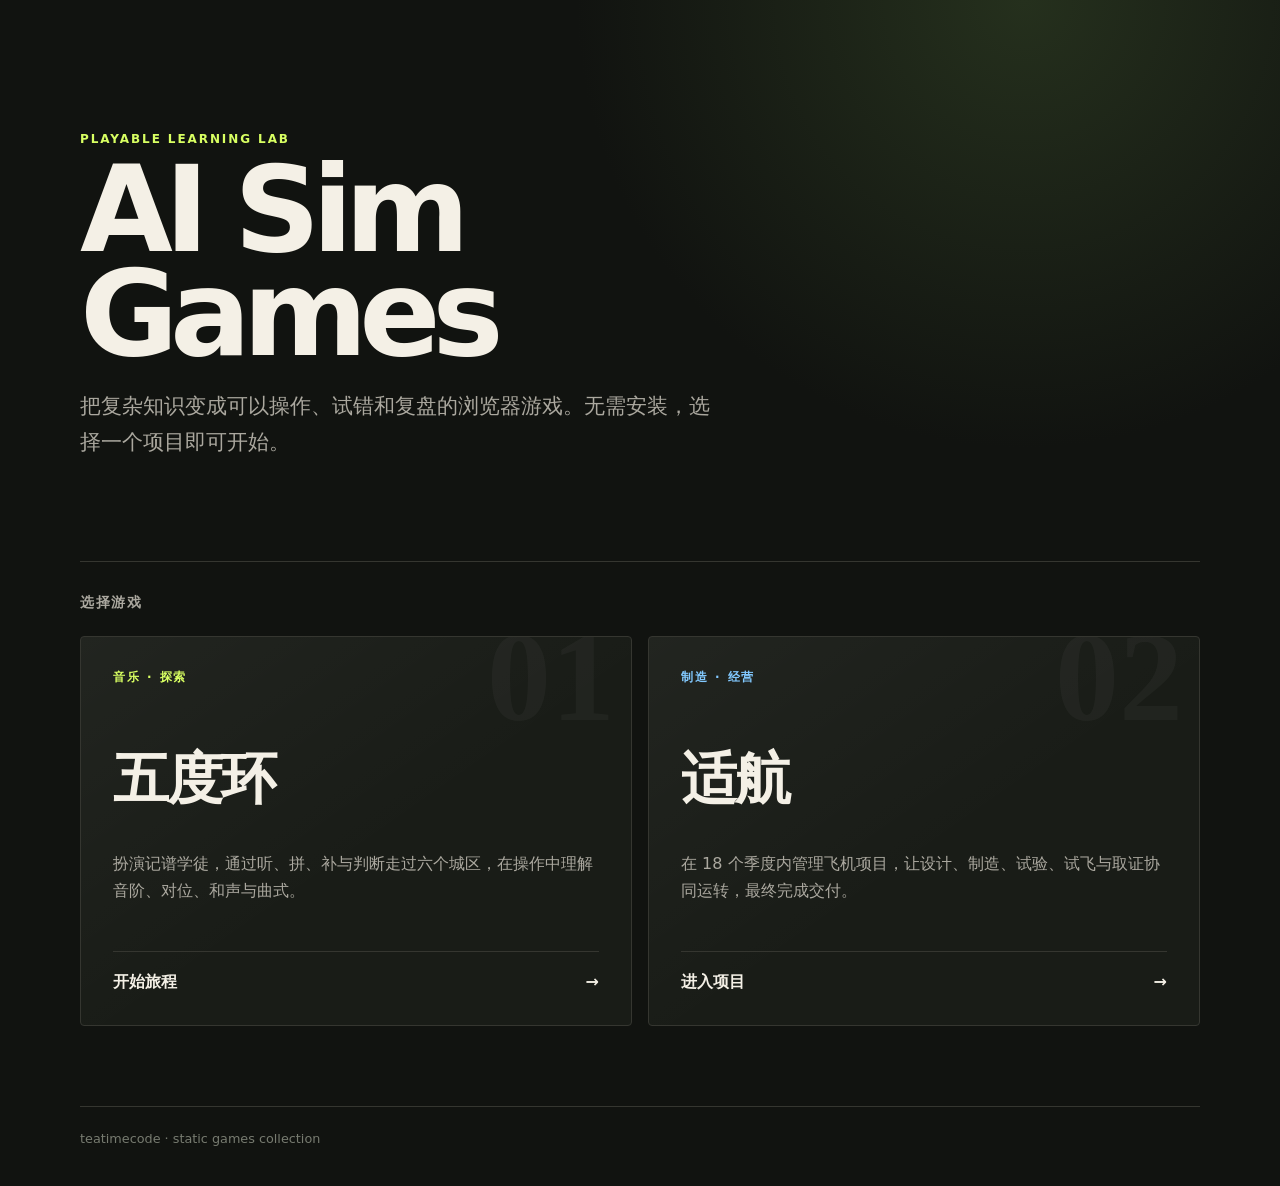
<file: site/index.html>
<!doctype html>
<html lang="zh-CN">
<head>
  <meta charset="utf-8">
  <meta name="viewport" content="width=device-width,initial-scale=1">
  <meta name="description" content="AI Sim Games：可直接在浏览器中游玩的学习型模拟游戏合集。">
  <title>AI Sim Games</title>
  <link rel="stylesheet" href="./site.css">
</head>
<body>
  <main>
    <header class="hero">
      <p class="eyebrow">PLAYABLE LEARNING LAB</p>
      <h1>AI Sim Games</h1>
      <p>把复杂知识变成可以操作、试错和复盘的浏览器游戏。无需安装，选择一个项目即可开始。</p>
    </header>

    <section class="games" aria-labelledby="games-title">
      <h2 id="games-title">选择游戏</h2>
      <div class="grid">
        <article class="card card-music">
          <div class="number" aria-hidden="true">01</div>
          <p class="tag">音乐 · 探索</p>
          <h3>五度环</h3>
          <p>扮演记谱学徒，通过听、拼、补与判断走过六个城区，在操作中理解音阶、对位、和声与曲式。</p>
          <a href="./games/fifths-ring/">开始旅程 <span aria-hidden="true">→</span></a>
        </article>

        <article class="card card-aircraft">
          <div class="number" aria-hidden="true">02</div>
          <p class="tag">制造 · 经营</p>
          <h3>适航</h3>
          <p>在 18 个季度内管理飞机项目，让设计、制造、试验、试飞与取证协同运转，最终完成交付。</p>
          <a href="./games/aircraft-manufacturer/">进入项目 <span aria-hidden="true">→</span></a>
        </article>
      </div>
    </section>
  </main>
  <footer>teatimecode · static games collection</footer>
</body>
</html>
</file>
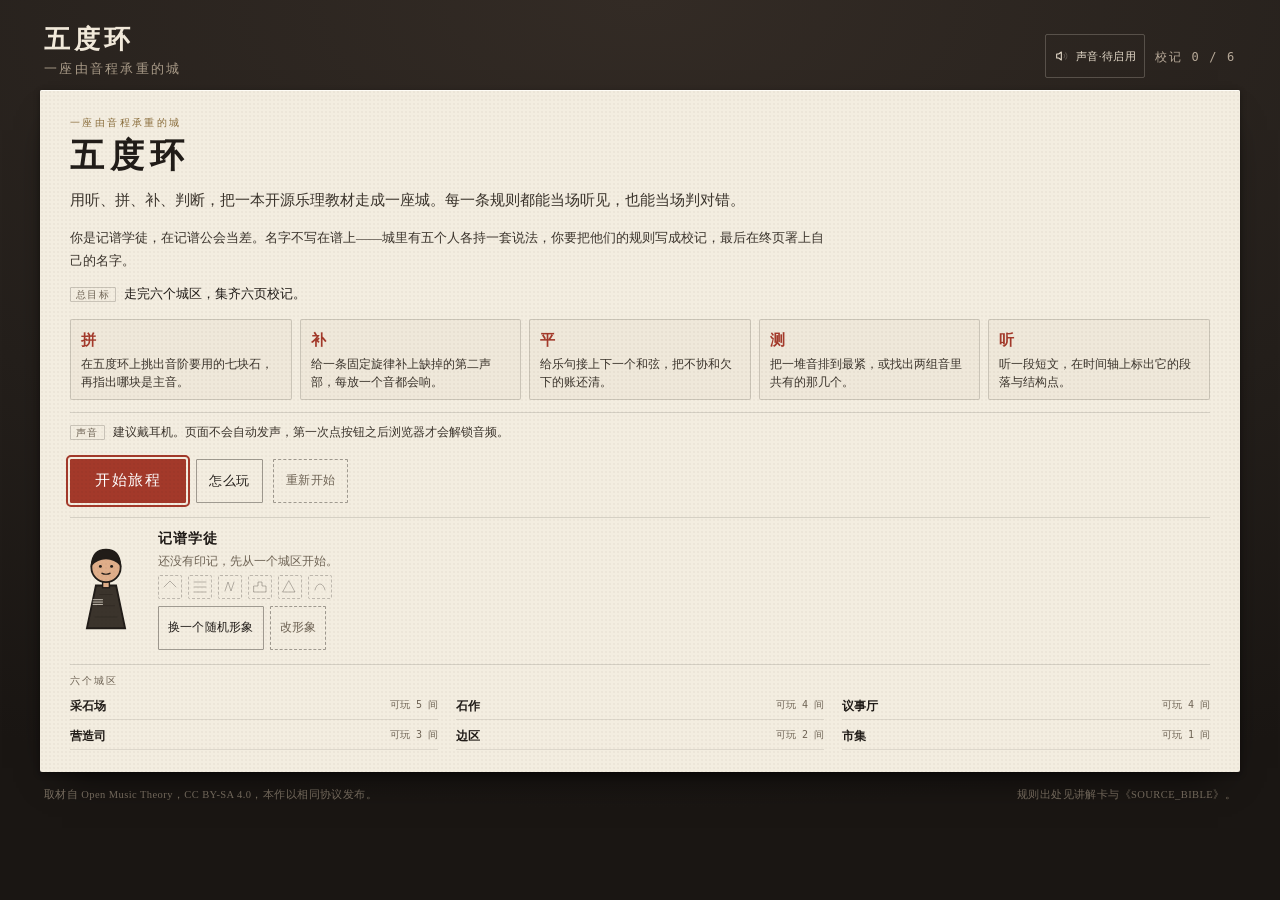
<file: games/fifths-ring/app/index.html>
<!DOCTYPE html>
<html lang="zh-Hans">
<head>
<meta charset="utf-8">
<meta name="viewport" content="width=device-width, initial-scale=1">
<title>五度环 · 一座由音程承重的城</title>
<link rel="stylesheet" href="styles.css?v=37">
</head>
<body>
<div class="desk">

  <header class="masthead">
    <div class="masthead-left">
      <div class="brand">五度环</div>
      <p class="subtitle">一座由音程承重的城</p>
    </div>
    <div class="masthead-right">
      <button class="audio-chip" id="audioChip" type="button" data-audio-state="undetected">
        <svg viewBox="0 0 24 24" width="16" height="16" aria-hidden="true">
          <path d="M4 9h3l4-3v12l-4-3H4z" fill="none" stroke="currentColor" stroke-width="1.6" stroke-linejoin="round"/>
          <path class="audio-wave" d="M15 9.5a3.5 3.5 0 0 1 0 5" fill="none" stroke="currentColor" stroke-width="1.6" stroke-linecap="round"/>
          <path class="audio-wave2" d="M17.4 7.2a7 7 0 0 1 0 9.6" fill="none" stroke="currentColor" stroke-width="1.6" stroke-linecap="round"/>
        </svg>
        <span id="audioChipText">声音·待启用</span>
      </button>
      <span id="audioLive" class="sr-only" aria-live="polite"></span>
      <div class="seal-count">校记 <span id="sealCount">0</span> / <span id="sealTotal">6</span></div>
      <button class="btn btn-quiet" id="btnLanding" type="button" hidden>首页</button>
      <button class="btn btn-quiet" id="btnBackMap" type="button" hidden>回到环城</button>
    </div>
  </header>


  <main class="board landing" id="viewLanding" hidden>
    <section class="paper landing-paper">
      <div class="landing-head">
        <p class="landing-kicker">一座由音程承重的城</p>
        <h1 class="landing-title">五度环</h1>
        <p class="landing-lead">用听、拼、补、判断，把一本开源乐理教材走成一座城。每一条规则都能当场听见，也能当场判对错。</p>
      </div>

      <p class="landing-who">你是记谱学徒，在记谱公会当差。名字不写在谱上——城里有五个人各持一套说法，你要把他们的规则写成校记，最后在终页署上自己的名字。</p>

      <div class="landing-goal">
        <span class="m-label">总目标</span>走完六个城区，集齐六页校记。
      </div>

      <ul class="landing-actions" id="landingActions">
        <li><b>拼</b><span>在五度环上挑出音阶要用的七块石，再指出哪块是主音。</span></li>
        <li><b>补</b><span>给一条固定旋律补上缺掉的第二声部，每放一个音都会响。</span></li>
        <li><b>平</b><span>给乐句接上下一个和弦，把不协和欠下的账还清。</span></li>
        <li><b>测</b><span>把一堆音排到最紧，或找出两组音里共有的那几个。</span></li>
        <li><b>听</b><span>听一段短文，在时间轴上标出它的段落与结构点。</span></li>
      </ul>

      <div class="landing-sound">
        <span class="m-label">声音</span>建议戴耳机。页面不会自动发声，第一次点按钮之后浏览器才会解锁音频。
      </div>

      <div class="landing-cta">
        <button class="btn btn-ink btn-lg" id="btnStart" type="button">开始旅程</button>
        <button class="btn" id="btnHelpLanding" type="button">怎么玩</button>
        <button class="btn btn-quiet" id="btnReset" type="button">重新开始</button>
        <span class="reset-confirm" id="resetConfirm" hidden>
          这会清掉所有校记和进度，不能撤销。
          <button class="btn btn-danger" id="btnResetYes" type="button">确定清除</button>
          <button class="btn" id="btnResetNo" type="button">取消</button>
        </span>
      </div>

      <div class="landing-avatar" id="landingAvatar"></div>

      <div class="landing-districts">
        <div class="landing-districts-label">六个城区</div>
        <ul id="landingDistrictList"></ul>
      </div>
    </section>
  </main>

  <main class="board" id="viewMap" hidden>
    <section class="paper" aria-label="环城地图">
      <div class="paper-head">
        <h2>环城</h2>
        <div class="paper-meta">十二块石 · 六城区</div>
      </div>
      <div class="ring-host" id="cityHost"></div>
      <div class="city-audio" id="cityAudio"></div>
      <div class="tour-host" id="tourHost"></div>
      <div class="archive-entry" id="archiveEntry"></div>
      <div class="city-note">相邻两块石相差一个纯五度。城区越往外，常音越弱。</div>
    </section>
    <aside class="margin-col">
      <div class="district-panel" id="districtPanel"></div>
      <div class="source-note">
        固定旋律与规则取自 Open Music Theory（CC BY-SA 4.0），谱面自绘。
        <span>角色与环城为虚构设定。</span>
      </div>
    </aside>
  </main>

  <main class="board archive" id="viewArchive" hidden>
    <section class="paper archive-paper" aria-label="我的校记档案">
      <div class="paper-head">
        <h2>我的校记档案</h2>
        <div class="paper-meta" id="archiveMeta">—</div>
      </div>
      <div id="archiveBody"></div>
      <div class="controls" id="archiveActions"></div>
    </section>
  </main>

  <main class="board" id="viewRoom" hidden>
    <section class="paper" aria-label="工作页">
      <div class="tour-bar" id="tourBar" hidden></div>
      <div class="paper-head">
        <h2 id="roomTitle">—</h2>
        <div class="paper-meta" id="roomMeta">—</div>
      </div>
      <div class="room-body" id="roomBody"></div>
      <div class="controls" id="roomActions"></div>
    </section>
    <aside class="margin-col">
      <div class="bust">
        <div class="bust-art" id="avatarBust"></div>
        <div class="bust-side">
          <div class="bust-name">记谱学徒</div>
          <p class="avatar-say" id="avatarSay">卡住了就点下面的提示，我按三档给。</p>
          <button class="btn btn-hint" id="btnHint" type="button">让学徒提示</button>
        </div>
      </div>
      <div class="character">
        <div class="char-name" id="charName">—</div>
        <p class="char-line" id="charLine">—</p>
      </div>
      <div class="marks">
        <div class="marks-label">页边标记</div>
        <ul class="mark-list" id="markList"></ul>
      </div>
      <button class="btn btn-teach btn-help" id="btnHelp" type="button">怎么玩</button>
      <button class="btn btn-teach" id="btnTeach" type="button">这一章的讲解</button>
      <div class="source-note" id="roomSource">—</div>
    </aside>
  </main>


  <div class="veil warmup" id="warmupVeil" hidden>
    <div class="sheet" role="dialog" aria-modal="true" aria-labelledby="warmupTitle">
      <div class="sheet-eyebrow">第一课</div>
      <h2 id="warmupTitle">先听</h2>
      <p class="warmup-lead">这一屏不用答什么。点石头，听声音。</p>
      <div class="warmup-ring" id="warmupRing"></div>
      <p class="warmup-hint" id="warmupHint">点一块石头，听听它。</p>
      <div class="sheet-actions">
        <button class="btn btn-ink" id="warmupDone" type="button">记下了</button>
        <button class="btn btn-quiet" id="warmupSkip" type="button">跳过</button>
      </div>
    </div>
  </div>

  <div class="veil" id="veil" hidden>
    <div class="sheet" role="dialog" aria-modal="true" aria-labelledby="verdictTitle">
      <div class="sheet-eyebrow" id="verdictEyebrow">校毕</div>
      <h2 id="verdictTitle">—</h2>
      <div id="verdictBody"></div>
      <div class="sheet-actions" id="sheetActions"></div>
    </div>
  </div>


  <div class="veil" id="audioVeil" hidden>
    <div class="sheet" role="dialog" aria-modal="true" aria-labelledby="audioTitle">
      <div class="sheet-eyebrow">声音</div>
      <h2 id="audioTitle">声音状态与诊断</h2>
      <div id="audioBody"></div>
      <div class="sheet-actions" id="audioActions"></div>
      <div class="sheet-actions">
        <button class="btn" id="audioClose" type="button">关闭</button>
      </div>
    </div>
  </div>

  <div class="veil" id="teachVeil" hidden>
    <div class="sheet sheet-wide" role="dialog" aria-modal="true" aria-labelledby="teachTitle">
      <div class="sheet-eyebrow" id="teachWho">讲解</div>
      <h2 id="teachTitle">—</h2>
      <div id="teachBody"></div>
      <div class="sheet-actions">
        <button class="btn btn-ink" id="btnTeachClose" type="button">记下了</button>
      </div>
    </div>
  </div>

  <footer class="colophon">
    <span>取材自 Open Music Theory，CC BY-SA 4.0，本作以相同协议发布。</span>
    <span>规则出处见讲解卡与《SOURCE_BIBLE》。</span>
  </footer>
</div>
<div class="diploma" id="diplomaHost"></div>
<script src="game.js?v=37"></script>
</body>
</html>
</file>
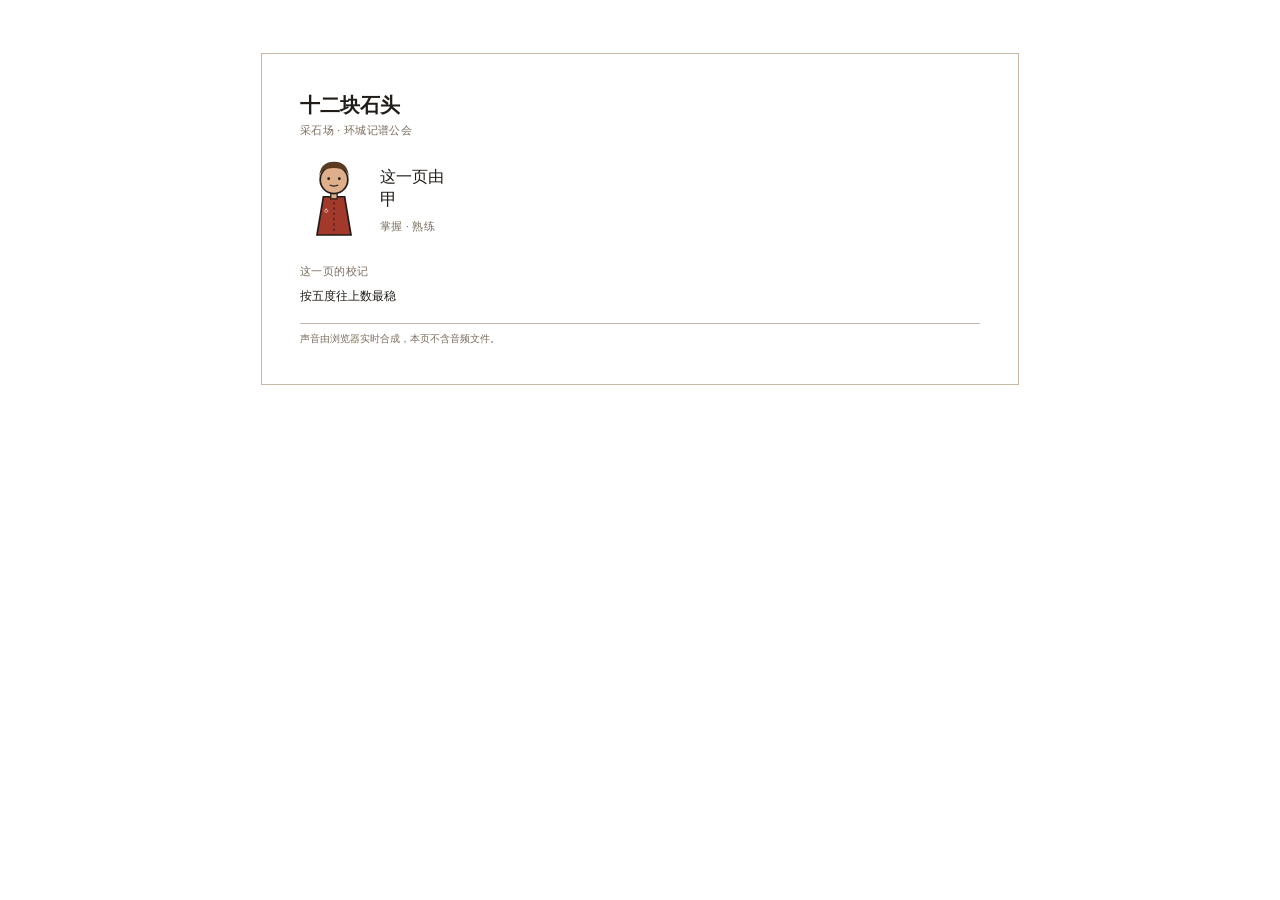
<file: games/fifths-ring/qa/evidence/room-card-r-c-major.html>
<!DOCTYPE html><html lang="zh-Hans"><head><meta charset="utf-8"><title>五度环 · 十二块石头</title><style>body{margin:0;background:#fff;color:#211c18;font-family:"Songti SC","Iowan Old Style",Georgia,serif}.diploma-page{max-width:180mm;margin:14mm auto;padding:10mm;border:1px solid #c9b9a4}h1{font-size:20px;margin:0 0 4px}.d-sub{font-size:11px;color:#7a6c5c;letter-spacing:.04em}.d-head{display:flex;gap:12px;align-items:center;margin:12px 0}.d-name{font-size:17px}ul{list-style:none;padding:0;margin:6px 0 0;font-size:12px;line-height:1.9}.d-foot{margin-top:16px;padding-top:8px;border-top:1px solid #c9b9a4;font-size:10px;color:#7a6c5c}</style></head><body><div class="diploma-page room-card"><h1>十二块石头</h1><div class="d-sub">采石场 · 环城记谱公会</div><div class="d-head"><svg viewBox="0 0 64 96" width="68" height="102" class="avatar-svg" role="img" aria-label="记谱学徒的化身"><path d="M22 44 H42 L48 80 H16 Z" fill="#a3392a" stroke="#211c18" stroke-width="1.6"></path><path d="M32 44 V80" stroke="#211c18" stroke-width="1" stroke-dasharray="2 3"></path><rect x="29" y="38" width="6" height="8" fill="#dfae8a" stroke="#211c18" stroke-width="1.2"></rect><circle cx="32" cy="28" r="13" fill="#dfae8a" stroke="#211c18" stroke-width="1.6"></circle><circle cx="27" cy="27" r="1.3" fill="#211c18"></circle><circle cx="37" cy="27" r="1.3" fill="#211c18"></circle><path d="M28 33 Q32 35 36 33" fill="none" stroke="#211c18" stroke-width="1.1"></path><path d="M18 27 Q18 11 32 11 Q46 11 46 27 Q46 17 32 17 Q18 17 18 27 Z" fill="#5b3a24"></path><path d="M16 9 A3.5 3.5 0 1 1 15.9 9 Z" fill="none" stroke="#f3ede0" stroke-width="1.6" stroke-linecap="round" transform="translate(18 52) scale(0.42)"></path></svg><div><div>这一页由</div><div class="d-name">甲</div><div class="d-sub" style="margin-top:8px">掌握 · 熟练</div></div></div><div class="d-sub">这一页的校记</div><ul><li>按五度往上数最稳</li></ul><div class="d-foot">声音由浏览器实时合成，本页不含音频文件。</div></div></body></html>
</file>
<file: site/site.css>
:root{color-scheme:dark;--ink:#f4f0e6;--muted:#aba89f;--line:#353630;--bg:#111310;--panel:#191c17;--acid:#d8ff62;--blue:#82c9ff}*{box-sizing:border-box}body{margin:0;min-height:100vh;background:radial-gradient(circle at 80% 0,#25301d 0,transparent 28rem),var(--bg);color:var(--ink);font-family:Inter,ui-sans-serif,system-ui,-apple-system,"Noto Sans SC",sans-serif}main{width:min(1120px,calc(100% - 40px));margin:auto;padding:8vh 0 5rem}.hero{max-width:780px;padding:3rem 0 5rem}.eyebrow,.tag{font-size:.75rem;font-weight:750;letter-spacing:.16em;text-transform:uppercase}.eyebrow{color:var(--acid)}h1{margin:.35rem 0 1.25rem;font-size:clamp(3.4rem,10vw,7.5rem);line-height:.87;letter-spacing:-.07em}.hero>p:last-child{max-width:650px;color:var(--muted);font-size:clamp(1rem,2.2vw,1.3rem);line-height:1.75}.games{border-top:1px solid var(--line);padding-top:2rem}.games>h2{font-size:.85rem;letter-spacing:.12em;text-transform:uppercase;color:var(--muted);margin:0 0 1.5rem}.grid{display:grid;grid-template-columns:repeat(2,minmax(0,1fr));gap:1rem}.card{position:relative;min-height:390px;padding:2rem;border:1px solid var(--line);border-radius:4px;background:linear-gradient(145deg,rgba(255,255,255,.04),transparent 55%),var(--panel);overflow:hidden;display:flex;flex-direction:column;transition:transform .2s,border-color .2s}.card:hover{transform:translateY(-4px);border-color:#686c60}.number{position:absolute;right:1rem;top:-1.5rem;font:700 8rem/1 Georgia,serif;color:rgba(255,255,255,.035)}.tag{color:var(--blue);margin:0 0 3.5rem}.card-music .tag{color:var(--acid)}h3{font-size:clamp(2rem,5vw,3.5rem);letter-spacing:-.04em;margin:0 0 1rem}.card>p:not(.tag){color:var(--muted);line-height:1.7;max-width:31rem}.card a{margin-top:auto;color:var(--ink);text-decoration:none;font-weight:750;border-top:1px solid var(--line);padding-top:1.25rem;display:flex;justify-content:space-between}.card a:hover,.card a:focus-visible{color:var(--acid)}footer{width:min(1120px,calc(100% - 40px));margin:auto;padding:1.5rem 0 2.5rem;border-top:1px solid var(--line);color:#777b70;font-size:.8rem}@media(max-width:700px){main{padding-top:3vh}.hero{padding-bottom:3rem}.grid{grid-template-columns:1fr}.card{min-height:330px}}
</file>
<file: games/fifths-ring/app/styles.css>
:root{
  --paper:#f3ede0;
  --paper-dim:#e7dfcd;
  --ink:#211c18;
  --ink-soft:#6f6455;
  --ochre:#a3392a;
  --indigo:#2f5d63;
  --gold:#8a6d3b;
  --desk:#241f1b;
  --serif:"Songti SC","Iowan Old Style",Georgia,"Times New Roman",serif;
  --mono:ui-monospace,"SFMono-Regular",Menlo,Consolas,monospace;
}

*{box-sizing:border-box}

/* hidden 必须真的隐藏，不能被组件的 display 规则盖掉 */
[hidden]{display:none !important}

html,body{margin:0;padding:0}

body{
  background:
    radial-gradient(120% 90% at 50% 0%, #332b25 0%, var(--desk) 60%, #1a1613 100%);
  color:var(--ink);
  font-family:var(--serif);
  min-height:100vh;
  padding:22px 20px 30px;
  -webkit-font-smoothing:antialiased;
}

.desk{max-width:1200px;margin:0 auto}

/* ---------- masthead ---------- */
.masthead{
  display:flex;justify-content:space-between;align-items:flex-end;
  padding:0 4px 12px;color:#e9e1d2;
}
.masthead .brand{
  margin:0;font-size:26px;font-weight:600;letter-spacing:.16em;
  color:#f1e9da;font-family:var(--serif);
}
.subtitle{
  margin:4px 0 0;font-size:12.5px;letter-spacing:.18em;
  color:#a99b88;text-transform:none;
}
.masthead-right{text-align:right;font-family:var(--mono);font-size:12px;color:#b7a998}
.seal-count{margin-top:3px;letter-spacing:.14em}

/* ---------- layout ---------- */
.board{
  display:grid;grid-template-columns:minmax(0,1fr) 286px;
  gap:18px;align-items:start;
}

/* ---------- paper ---------- */
.paper{
  background:var(--paper);
  border-radius:2px;
  padding:20px 22px 16px;
  box-shadow:0 1px 0 #fffdf7 inset, 0 18px 40px -22px #000, 0 2px 6px rgba(0,0,0,.35);
  position:relative;
}
.paper::after{
  content:"";position:absolute;inset:0;pointer-events:none;border-radius:2px;
  background-image:radial-gradient(rgba(120,105,85,.10) 1px, transparent 1px);
  background-size:4px 4px;opacity:.5;mix-blend-mode:multiply;
}
.paper-head{
  display:flex;justify-content:space-between;align-items:baseline;
  border-bottom:1px solid rgba(33,28,24,.22);padding-bottom:8px;margin-bottom:6px;
}
.paper-head h2{margin:0;font-size:17px;font-weight:600;letter-spacing:.06em}
.paper-meta{font-family:var(--mono);font-size:11.5px;color:var(--ink-soft);letter-spacing:.06em}

.score-host{width:100%;margin:2px 0 0}
.score-host svg{width:100%;height:auto;display:block}

/* ---------- palette ---------- */
.palette-host{border-top:1px solid rgba(33,28,24,.16);padding-top:10px;margin-top:4px}
.palette-label{
  font-size:12px;letter-spacing:.08em;color:var(--ink-soft);margin-bottom:8px;
}
.palette-label span{color:var(--ochre);font-family:var(--mono);font-weight:700}
.palette{display:flex;flex-wrap:wrap;gap:6px}

.pitch{
  font-family:var(--serif);
  background:transparent;border:1px solid rgba(33,28,24,.34);
  color:var(--ink);border-radius:1px;
  padding:5px 9px 4px;min-width:52px;cursor:pointer;
  display:flex;flex-direction:column;align-items:center;line-height:1.15;
  transition:background .12s,border-color .12s,transform .12s;
}
.pitch .note-name{font-size:15px;font-weight:600;letter-spacing:.02em}
.pitch .note-ivl{font-family:var(--mono);font-size:9.5px;color:var(--ink-soft);margin-top:2px;min-height:11px}
.pitch:hover{background:rgba(33,28,24,.06)}
.pitch:active{transform:translateY(1px)}
.pitch.is-ok{border-color:var(--indigo);box-shadow:inset 0 -2px 0 var(--indigo)}
.pitch.is-ok .note-ivl{color:var(--indigo)}
.pitch.is-current{background:rgba(163,57,42,.10);border-color:var(--ochre)}
.pitch .key-hint{
  font-family:var(--mono);font-size:9px;color:var(--ink-soft);margin-left:3px;
}

/* ---------- controls ---------- */
.controls{display:flex;gap:8px;flex-wrap:wrap;margin-top:12px;align-items:center}
.btn{
  font-family:var(--serif);font-size:13px;letter-spacing:.04em;
  background:transparent;color:var(--ink);
  border:1px solid rgba(33,28,24,.4);border-radius:1px;
  padding:7px 12px;cursor:pointer;transition:background .12s,border-color .12s;
}
.btn:hover{background:rgba(33,28,24,.07)}
.btn:active{transform:translateY(1px)}
.btn kbd{
  font-family:var(--mono);font-size:9.5px;border:1px solid rgba(33,28,24,.25);
  padding:0 3px;margin-left:5px;color:var(--ink-soft);border-radius:2px;
}
.btn-ink{
  border-color:var(--ochre);color:#fff;background:var(--ochre);
  margin-left:auto;padding:8px 18px;
}
.btn-ink:hover{background:#8f2f22}
.btn-quiet{border-style:dashed;color:var(--ink-soft);font-size:12px}

/* ---------- margin column ---------- */
.margin-col{display:flex;flex-direction:column;gap:12px;color:#ded4c4}
.master,.marks,.brief,.source-note{
  background:rgba(243,237,224,.055);
  border:1px solid rgba(243,237,224,.13);
  border-radius:2px;padding:12px 13px;
}
.master-label,.marks-label,.brief-label{
  font-family:var(--mono);font-size:10px;letter-spacing:.22em;
  color:#9a8b78;text-transform:uppercase;margin-bottom:7px;
}
.master-line{margin:0;font-size:13.5px;line-height:1.7;color:#efe7d8}
.master-hint{margin:8px 0 0;font-size:11.5px;line-height:1.6;color:#b9a992;font-style:italic}
.master-hint:empty{display:none}

.mark-list{list-style:none;margin:0;padding:0;display:flex;flex-direction:column;gap:7px}
.mark-list li{font-size:11.5px;line-height:1.55;color:#e6dccb;border-left:2px solid var(--ochre);padding-left:8px}
.mark-list li .code{font-family:var(--mono);font-size:9.5px;color:#c9a08f;letter-spacing:.06em}
.mark-list li .cite{font-family:var(--mono);font-size:9.5px;color:#8f8272;display:block;margin-top:1px}
.mark-list li.is-adv{border-left-color:var(--gold)}
.mark-list li.is-adv .code{color:#c3ab74}
.mark-list li.is-empty{border-left-color:rgba(243,237,224,.2);color:#a39583;font-style:italic}
.mark-list li.is-good{border-left-color:var(--indigo);color:#c3d8d5}

.brief p{margin:0;font-size:12px;line-height:1.72;color:#cfc3b0}
.source-note{font-size:10.5px;line-height:1.6;color:#8d8070;border-style:dashed}
.source-note span{display:block;margin-top:3px;color:#a89a86}

/* ---------- veil / verdict ---------- */
.veil{
  position:fixed;inset:0;background:rgba(18,15,12,.72);
  display:flex;align-items:center;justify-content:center;padding:24px;z-index:40;
  backdrop-filter:blur(2px);
}
.veil[hidden]{display:none}
.sheet{
  background:var(--paper);max-width:520px;width:100%;
  padding:26px 28px 22px;border-radius:2px;
  box-shadow:0 30px 60px -30px #000;
  border-top:3px double rgba(33,28,24,.5);
}
.sheet-eyebrow{font-family:var(--mono);font-size:10px;letter-spacing:.26em;color:var(--gold);text-transform:uppercase}
.sheet h2{margin:6px 0 10px;font-size:21px;font-weight:600;letter-spacing:.05em}
.sheet p{margin:0 0 6px;font-size:13.5px;line-height:1.75;color:#3b342c}
.sheet .verdict-list{margin:10px 0 4px;padding-left:18px;font-size:12.5px;line-height:1.7;color:#4a4137}
.sheet-actions{display:flex;gap:10px;margin-top:18px;flex-wrap:wrap}
.sheet-actions .btn{border-color:rgba(33,28,24,.45)}
.sheet-actions .btn-ink{border-color:var(--ochre)}

.colophon{
  display:flex;justify-content:space-between;gap:16px;flex-wrap:wrap;
  margin-top:16px;padding:0 4px;font-size:10.5px;color:#7d7264;letter-spacing:.04em;
}

/* ---------- svg bits ---------- */
.staff-line{stroke:rgba(33,28,24,.55);stroke-width:1}
.bar-line{stroke:rgba(33,28,24,.30);stroke-width:1}
.clef-letter{
  font-family:var(--serif);font-style:italic;font-weight:600;
  fill:var(--ink);letter-spacing:0;
}
.note-head{fill:var(--paper);stroke:var(--ink);stroke-width:1.7}
.note-head.is-empty{fill:none;stroke:var(--ochre);stroke-width:1.5;stroke-dasharray:2.4 2.2}
.note-head.is-bad{stroke:var(--ochre);stroke-width:2.2}
.note-head.is-active{stroke-width:2.6}
.ledger{stroke:rgba(33,28,24,.6);stroke-width:1}
.slot-hit{fill:transparent;cursor:pointer}
.slot-hit:hover{fill:rgba(163,57,42,.06)}
.accidental{font-family:var(--serif);font-size:15px;fill:var(--ink)}
.bar-num{font-family:var(--mono);font-size:9px;fill:rgba(111,100,85,.85)}
.marks-flag{stroke:var(--ochre);stroke-width:1.6;stroke-linecap:round}
.pulse-ring{fill:none;stroke:var(--ochre);stroke-width:1;opacity:.55}
.pulse-ring{animation:breathe 2s ease-in-out infinite}
@keyframes breathe{
  0%,100%{opacity:.18;r:11}
  50%{opacity:.6;r:15}
}
.voice-tag{font-family:var(--mono);font-size:9px;fill:rgba(111,100,85,.9);letter-spacing:.12em}

@media (max-width:940px){
  .board{grid-template-columns:1fr}
  .margin-col{flex-direction:row;flex-wrap:wrap}
  .margin-col > *{flex:1 1 240px}
}
@media (prefers-reduced-motion: reduce){
  .pulse-ring{animation:none;opacity:.45}
}

/* ================= 世界观层 ================= */

.board[hidden]{display:none}

.ring-host{width:100%;display:flex;justify-content:center;padding:6px 0 2px}
.ring-host svg{max-width:520px;width:100%;height:auto}
.city-note{
  border-top:1px solid rgba(33,28,24,.16);margin-top:8px;padding-top:8px;
  font-size:11.5px;color:var(--ink-soft);letter-spacing:.04em;
}

/* 地图节点 */
.city-ring{fill:none;stroke:rgba(33,28,24,.22);stroke-width:1;stroke-dasharray:3 4}
.city-node{fill:var(--paper);stroke:rgba(33,28,24,.55);stroke-width:1.2;cursor:pointer;transition:fill .12s}
.city-node:hover{fill:rgba(163,57,42,.07)}
.city-node.is-current{stroke:var(--ochre);stroke-width:2}
.city-node.is-sealed{fill:rgba(47,93,99,.07);stroke:rgba(47,93,99,.55)}
.city-node.is-locked{stroke:rgba(33,28,24,.28);stroke-dasharray:3 3}
.city-name{font-family:var(--serif);font-size:15px;fill:var(--ink);text-anchor:middle;letter-spacing:.08em;pointer-events:none}
.city-prog{font-family:var(--mono);font-size:9.5px;fill:var(--ink-soft);text-anchor:middle;pointer-events:none}
.city-lock{font-family:var(--mono);font-size:9px;fill:rgba(33,28,24,.4);text-anchor:middle;pointer-events:none}
.city-center{font-family:var(--serif);font-size:13px;fill:var(--gold);text-anchor:middle;letter-spacing:.3em}
.city-center-sub{font-family:var(--mono);font-size:9px;fill:rgba(111,100,85,.9);text-anchor:middle;letter-spacing:.1em}

/* 城区面板 */
.district-panel{
  background:rgba(243,237,224,.055);border:1px solid rgba(243,237,224,.13);
  border-radius:2px;padding:14px 14px 10px;color:#ded4c4;
}
.dp-name{font-family:var(--serif);font-size:16px;letter-spacing:.08em;color:#f0e8da;margin:0}
.dp-who{font-family:var(--mono);font-size:10px;letter-spacing:.16em;color:#a3947f;margin:5px 0 0}
.dp-desc{font-size:12px;line-height:1.7;color:#cfc3b0;margin:8px 0 10px}
.room-list{list-style:none;margin:0;padding:0;display:flex;flex-direction:column;gap:1px}
.room-row{
  display:flex;align-items:baseline;gap:8px;width:100%;text-align:left;
  background:transparent;border:0;border-top:1px solid rgba(243,237,224,.1);
  padding:8px 4px;cursor:pointer;color:#e6dccb;font-family:var(--serif);font-size:13px;
  transition:background .12s;
}
.room-row:hover{background:rgba(243,237,224,.06)}
.room-row .dot{font-family:var(--mono);font-size:9px;letter-spacing:.1em;min-width:46px;color:#9a8b78}
.room-row.is-clear .dot{color:#7fb0ad}
.room-row.is-open .dot{color:#e0b9a6}
.room-row.is-locked{color:#a39583}
.room-row.is-locked .dot{color:#7d7264}

/* 角色 */
.char-name{font-family:var(--mono);font-size:10px;letter-spacing:.26em;color:#a3947f;margin-bottom:7px}
.char-line{margin:0;font-size:13px;line-height:1.72;color:#efe7d8}
.character{background:rgba(243,237,224,.055);border:1px solid rgba(243,237,224,.13);border-radius:2px;padding:12px 13px}
.btn-teach{width:100%;border-style:solid;border-color:rgba(243,237,224,.22);color:#e6dccb;background:transparent}
.btn-teach:hover{background:rgba(243,237,224,.08)}

/* 环上选石 */
.ring-node{fill:var(--paper);stroke:rgba(33,28,24,.45);stroke-width:1.1;cursor:pointer;transition:fill .12s}
.ring-node:hover{fill:rgba(163,57,42,.08)}
.ring-node.is-sel{fill:rgba(33,28,24,.8);stroke:rgba(33,28,24,.9)}
.ring-node.is-tonic{fill:var(--ochre);stroke:#7c2a1e}
.ring-node.is-ghost{fill:none;stroke:rgba(47,93,99,.55);stroke-dasharray:3 3}
.ring-node.is-picked{fill:rgba(47,93,99,.75);stroke:rgba(47,93,99,.9)}
.ring-node.is-bad{stroke:var(--ochre);stroke-width:2.4}
.ring-label{font-family:var(--mono);font-size:10px;fill:var(--ink);text-anchor:middle;pointer-events:none}
.ring-label.is-sel{fill:var(--paper)}
.ring-deg{font-family:var(--mono);font-size:9px;fill:var(--ochre);text-anchor:middle;pointer-events:none}
.ring-hint{
  text-align:center;font-size:12.5px;color:var(--ink-soft);letter-spacing:.04em;
  min-height:20px;padding:6px 0 2px;
}
.ring-readout{
  border-top:1px solid rgba(33,28,24,.16);margin-top:6px;padding-top:9px;
  font-family:var(--mono);font-size:12px;color:var(--ink);line-height:1.8;letter-spacing:.04em;
}
.ring-readout b{color:var(--ochre);font-weight:600}

/* 账页 */
.ledger{
  border:1px solid rgba(33,28,24,.2);border-radius:1px;
  padding:12px 14px;background:rgba(231,223,205,.5);
  display:flex;flex-wrap:wrap;align-items:center;gap:10px;min-height:74px;
}
.ledger-item{
  font-family:var(--serif);font-size:22px;letter-spacing:.05em;color:var(--ink);
  border-bottom:1px solid rgba(33,28,24,.35);padding:2px 8px 4px;min-width:52px;text-align:center;
}
.ledger-item.is-new{color:var(--ochre);border-bottom-color:var(--ochre)}
.ledger-arrow{font-family:var(--mono);color:var(--ink-soft);font-size:11px}
.ledger-q{
  font-family:var(--serif);font-size:22px;color:rgba(163,57,42,.5);
  border:1px dashed rgba(163,57,42,.5);padding:2px 12px 4px;
}
.ledger-prompt{font-size:12.5px;color:var(--ink-soft);margin:12px 0 8px;line-height:1.7}
.ledger-options{display:flex;gap:10px;flex-wrap:wrap}
.chord-opt{
  font-family:var(--serif);background:transparent;border:1px solid rgba(33,28,24,.4);
  border-radius:1px;padding:10px 18px;cursor:pointer;color:var(--ink);
  display:flex;flex-direction:column;align-items:center;gap:3px;min-width:86px;
  transition:background .12s,border-color .12s;
}
.chord-opt:hover{background:rgba(33,28,24,.06)}
.chord-opt .rn{font-size:19px;letter-spacing:.04em}
.chord-opt .fn{font-family:var(--mono);font-size:9px;letter-spacing:.14em;color:var(--ink-soft)}
.chord-opt.is-bad{border-color:var(--ochre);background:rgba(163,57,42,.08)}
.chord-opt.is-done{border-color:var(--indigo);color:var(--indigo)}
.ledger-progress{font-family:var(--mono);font-size:10px;letter-spacing:.14em;color:var(--ink-soft);margin-top:10px}

/* 锁住的一章 */
.locked-note{
  border:1px dashed rgba(33,28,24,.35);border-radius:2px;padding:14px 16px;
  margin:6px 0 4px;background:rgba(231,223,205,.4);
}
.locked-note h3{margin:0 0 6px;font-size:14px;letter-spacing:.06em}
.locked-note p{margin:0 0 8px;font-size:12.5px;line-height:1.75;color:#4a4137}
.locked-tag{font-family:var(--mono);font-size:9.5px;letter-spacing:.16em;color:var(--ochre)}

/* 讲解卡 */
.sheet-wide{max-width:620px}
.teach-quote{
  border-left:2px solid rgba(163,57,42,.4);padding:2px 0 2px 12px;margin:12px 0;
  font-size:12.5px;line-height:1.8;color:#4a4137;font-style:italic;
}
.teach-cite{font-family:var(--mono);font-size:10px;color:var(--ink-soft);letter-spacing:.08em}
.teach-list{margin:10px 0;padding-left:18px;font-size:13px;line-height:1.8;color:#3b342c}
.teach-list li{margin-bottom:6px}

/* 结局 */
.sign-row{display:flex;gap:8px;margin-top:14px;align-items:center;flex-wrap:wrap}
.sign-row input{
  font-family:var(--serif);font-size:15px;padding:7px 10px;width:200px;
  background:transparent;border:1px solid rgba(33,28,24,.4);border-radius:1px;color:var(--ink);
}
.sign-row input:focus{outline:2px solid rgba(163,57,42,.5);outline-offset:1px}
.signed-name{
  font-family:var(--serif);font-size:20px;letter-spacing:.2em;color:var(--ochre);
  border-bottom:1px solid rgba(163,57,42,.5);padding-bottom:3px;display:inline-block;margin-top:6px;
}

/* ================= 曲式时间轴 ================= */
.form-host{width:100%;padding:4px 0 0}
.form-host svg{width:100%;height:auto;display:block}
.form-chips{display:flex;gap:8px;flex-wrap:wrap;margin:10px 0 2px}
.form-chip{
  font-family:var(--serif);background:transparent;border:1px solid rgba(33,28,24,.34);
  border-radius:1px;padding:7px 12px 6px;cursor:pointer;color:var(--ink);
  display:flex;flex-direction:column;align-items:flex-start;gap:2px;min-width:104px;
  transition:background .12s,border-color .12s;
}
.form-chip:hover{background:rgba(33,28,24,.06)}
.form-chip.is-on{border-color:var(--ochre);background:rgba(163,57,42,.09)}
.form-chip .chip-name{font-size:14px;letter-spacing:.05em}
.form-chip .chip-desc{font-family:var(--mono);font-size:9px;color:var(--ink-soft);letter-spacing:.04em}
.form-chip.is-on .chip-name{color:var(--ochre)}
.form-ref{
  font-family:var(--mono);font-size:11px;color:var(--ochre);
  border-top:1px solid rgba(33,28,24,.16);margin-top:8px;padding-top:8px;letter-spacing:.04em;
}

/* 试听时把环上的石头依次点亮，点不动也能看出点到了 */
.ring-node.is-playing{fill:var(--ochre);stroke:#7c2a1e;transition:fill .08s}

/* ================= 任务引导 ================= */
.mission{
  border:1px solid rgba(33,28,24,.22);border-radius:2px;
  padding:10px 13px 8px;margin:2px 0 10px;background:rgba(231,223,205,.34);
}
.mission-head{font-family:var(--mono);font-size:9.5px;letter-spacing:.22em;color:var(--ochre);margin-bottom:6px}
.mission-goal{margin:0 0 6px;font-size:13.5px;line-height:1.6;color:var(--ink);font-weight:600}
.mission-steps{margin:0 0 6px;padding-left:19px;font-size:12px;line-height:1.6;color:#3b342c}
.mission-steps li{margin-bottom:1px}
.mission-done{margin:0 0 7px;font-size:12px;line-height:1.6;color:#3b342c}
.m-label{
  font-family:var(--mono);font-size:9.5px;letter-spacing:.14em;color:var(--ink-soft);
  margin-right:8px;border:1px solid rgba(33,28,24,.2);padding:1px 5px;border-radius:1px;
}
.mission-status{
  display:flex;gap:18px;flex-wrap:wrap;
  border-top:1px solid rgba(33,28,24,.16);padding-top:6px;
  font-family:var(--mono);font-size:11px;color:var(--ink);
}
.ms-progress{color:var(--ink)}
.ms-next{color:var(--indigo)}
.work-area{margin-bottom:4px}
.action-bar{display:flex;gap:22px;flex-wrap:wrap;align-items:flex-start}
.action-group{display:flex;flex-direction:column;gap:6px}
.action-group .group-label{font-family:var(--mono);font-size:9px;letter-spacing:.18em;color:var(--ink-soft)}
.action-group .group-body{display:flex;gap:8px;flex-wrap:wrap;align-items:center}
.action-group:last-child{margin-left:auto;align-items:flex-end}
.action-bar .btn-ink{margin-left:0}
.submit-hint{font-family:var(--mono);font-size:10.5px;color:var(--ink-soft)}
.submit-hint.is-warn{color:var(--ochre)}
.help-goal{font-size:14px;line-height:1.7;font-weight:600;margin:0 0 10px}
.help-done{font-size:12.5px;line-height:1.7;margin:10px 0 0;color:#3b342c}
@media (max-width:940px){
  .action-group:last-child{margin-left:0;align-items:flex-start}
  .mission-status{gap:10px}
}

/* 房间内的环收小一档，保证任务卡、环、提交按钮同屏 */
.work-area .ring-host svg{max-width:430px}

/* 宽屏下环形房间改成左右两栏：任务在左，环在右，一屏能看全 */
@media (min-width:1100px){
  .room-body.kind-scale, .room-body.kind-set{
    display:grid;grid-template-columns:minmax(320px,430px) 1fr;gap:20px;align-items:start;
  }
  .room-body.kind-scale .mission, .room-body.kind-set .mission{grid-column:1;margin:0}
  .room-body.kind-scale .work-area, .room-body.kind-set .work-area{grid-column:2;margin:0}
  .room-body.kind-scale .work-area .ring-host svg,
  .room-body.kind-set .work-area .ring-host svg{max-width:400px}
}

/* ================= 落地页 ================= */
.board.landing{grid-template-columns:1fr}
.landing-paper{padding:26px 30px 22px}
.landing-kicker{font-family:var(--mono);font-size:10px;letter-spacing:.24em;color:var(--gold);margin:0 0 6px}
.landing-title{font-size:34px;letter-spacing:.18em;margin:0 0 10px;font-weight:600;line-height:1.2}
.landing-lead{margin:0;font-size:15px;line-height:1.8;color:#3b342c;max-width:760px}
.landing-who{margin:12px 0 0;font-size:13px;line-height:1.8;color:#3b342c;max-width:760px}
.landing-goal{margin:10px 0 0;font-size:13px;line-height:1.7;color:var(--ink)}
.landing-actions{
  list-style:none;padding:0;margin:14px 0 0;
  display:grid;grid-template-columns:repeat(5,minmax(0,1fr));gap:8px;
}
.landing-actions li{
  border:1px solid rgba(33,28,24,.18);border-radius:2px;
  padding:8px 10px;font-size:11.5px;line-height:1.6;color:#3b342c;
  background:rgba(231,223,205,.3);
}
.landing-actions b{display:block;font-size:15px;margin-bottom:3px;color:var(--ochre);letter-spacing:.08em}
.landing-sound{
  margin:12px 0 0;padding-top:9px;border-top:1px solid rgba(33,28,24,.14);
  font-size:12px;line-height:1.7;color:#3b342c;
}
.landing-cta{display:flex;gap:10px;align-items:center;flex-wrap:wrap;margin:16px 0 4px}
.landing-cta .btn-ink{margin-left:0}
.btn-lg{font-size:15px;padding:10px 24px;letter-spacing:.1em}
.btn-danger{border-color:var(--ochre);color:#fff;background:var(--ochre)}
.btn-danger:hover{background:#8f2f22}
.reset-confirm{
  display:inline-flex;gap:8px;align-items:center;flex-wrap:wrap;
  font-size:12px;color:var(--ochre);
}
.landing-districts{margin-top:14px;padding-top:10px;border-top:1px solid rgba(33,28,24,.14)}
.landing-districts-label{font-family:var(--mono);font-size:9.5px;letter-spacing:.2em;color:var(--ink-soft);margin-bottom:6px}
#landingDistrictList{list-style:none;padding:0;margin:0;display:grid;grid-template-columns:repeat(3,minmax(0,1fr));gap:4px 18px}
.ld-row{display:flex;justify-content:space-between;gap:8px;font-size:12px;padding:4px 0;border-bottom:1px solid rgba(33,28,24,.1)}
.ld-meta{font-family:var(--mono);font-size:10px;color:var(--ink-soft);white-space:nowrap}

/* 键盘焦点要看得见 */
.btn:focus-visible,.pitch:focus-visible,.chord-opt:focus-visible,.form-chip:focus-visible,
.room-row:focus-visible{outline:2px solid var(--ochre);outline-offset:2px}

@media (max-width:940px){
  .landing-actions{grid-template-columns:repeat(2,minmax(0,1fr))}
  #landingDistrictList{grid-template-columns:repeat(2,minmax(0,1fr))}
  .landing-title{font-size:28px}
}
@media (max-width:520px){
  .landing-actions{grid-template-columns:1fr}
  #landingDistrictList{grid-template-columns:1fr}
}

/* ================= 化身、印记、校记 ================= */
.avatar-svg{display:block}
.map-avatar{display:flex;justify-content:center;pointer-events:none}
.map-avatar svg{filter:drop-shadow(0 2px 2px rgba(0,0,0,.15))}

.landing-avatar{margin:14px 0 0;padding-top:12px;border-top:1px solid rgba(33,28,24,.14)}
.landing-av-row{display:flex;gap:16px;align-items:center}
.landing-av-side{display:flex;flex-direction:column;gap:5px}
.landing-av-name{font-size:14px;font-weight:600;letter-spacing:.08em}
.landing-av-sub{font-size:12px;color:var(--ink-soft)}

.creator{border:1px solid rgba(33,28,24,.2);border-radius:2px;padding:10px 12px;background:rgba(231,223,205,.3);max-width:640px}
.creator-head{font-family:var(--mono);font-size:9.5px;letter-spacing:.2em;color:var(--ochre);margin-bottom:8px}
.creator-cols{display:grid;grid-template-columns:110px 1fr;gap:14px;align-items:start}
.creator-preview{display:flex;justify-content:center;align-items:flex-start}
.creator-opts{display:flex;flex-direction:column;gap:5px}
.creator-row{display:flex;align-items:center;gap:10px}
.creator-label{font-size:11.5px;color:var(--ink-soft);min-width:34px}
.creator-swatches{display:flex;gap:5px;flex-wrap:wrap}
.swatch{
  width:26px;height:24px;border:1px solid rgba(33,28,24,.35);border-radius:2px;
  cursor:pointer;background:transparent;font-family:var(--mono);font-size:9px;color:var(--ink);
  display:inline-flex;align-items:center;justify-content:center;padding:0;
}
.swatch.is-on{outline:2px solid var(--ochre);outline-offset:1px}
.swatch-glyph{display:block}
.creator-foot{display:flex;justify-content:flex-end;margin-top:8px}

.mark-row{display:flex;gap:6px;align-items:center}
.mark-slot{
  width:24px;height:24px;border:1px dashed rgba(33,28,24,.25);border-radius:2px;
  display:inline-flex;align-items:center;justify-content:center;color:rgba(33,28,24,.3);
}
.mark-slot.is-on{color:var(--ochre);border-style:solid;border-color:rgba(163,57,42,.45);background:rgba(163,57,42,.06)}
.panel-marks{margin:8px 0 6px;padding-top:8px;border-top:1px solid rgba(243,237,224,.12)}

.next-stop{
  display:flex;flex-direction:column;gap:2px;width:100%;text-align:left;
  background:rgba(163,57,42,.10);border:1px solid rgba(163,57,42,.35);border-radius:2px;
  padding:8px 10px;margin:8px 0;cursor:pointer;color:#f0e8da;font-family:var(--serif);
}
.next-stop:hover{background:rgba(163,57,42,.18)}
.next-stop.is-done{cursor:default;background:rgba(243,237,224,.06);border-color:rgba(243,237,224,.2);color:#cfc3b0;font-size:12px}
.next-label{font-family:var(--mono);font-size:9px;letter-spacing:.18em;color:#e0b9a6}
.next-title{font-size:14px}

.bust{display:flex;gap:10px;align-items:flex-start;background:rgba(243,237,224,.055);border:1px solid rgba(243,237,224,.13);border-radius:2px;padding:10px 12px}
.bust-art{flex:0 0 auto;line-height:0}
.bust-side{display:flex;flex-direction:column;gap:4px;min-width:0}
.bust-name{font-family:var(--mono);font-size:9.5px;letter-spacing:.16em;color:#a3947f}
.avatar-say{margin:0;font-size:11.5px;line-height:1.6;color:#e6dccb}
.btn-hint{border-color:rgba(243,237,224,.3);color:#e6dccb;font-size:12px;padding:5px 9px;align-self:flex-start}
.btn-hint:hover{background:rgba(243,237,224,.08)}

.verdict-avatar{display:flex;align-items:center;gap:10px;margin:0 0 10px;color:#5a5147;font-size:12.5px}
.verdict-avatar svg{flex:0 0 auto}

.ending-head{display:flex;gap:14px;align-items:flex-start;margin-bottom:10px}
.ending-side{display:flex;flex-direction:column;gap:6px;min-width:0}
.ending-seal-row{display:flex;align-items:center;gap:8px;font-size:11.5px;color:#5a5147}
.ending-note{font-size:13px;line-height:1.7;color:#3b342c}
.record-summary{margin:8px 0 0}
.ending-tip{font-size:11.5px;color:var(--ink-soft);margin:8px 0 0}
.signed-name{font-family:var(--serif);font-size:20px;letter-spacing:.2em;color:var(--ochre);border-bottom:1px solid rgba(163,57,42,.5);padding-bottom:3px;display:inline-block}

.hint-focus{outline:2px dashed var(--ochre);outline-offset:4px;background:rgba(163,57,42,.05);border-radius:3px}

.compass-ring .ring-node.is-ghost{stroke-dasharray:3 3}

@media (max-width:940px){
  .creator-cols{grid-template-columns:1fr}
  .creator-preview{justify-content:flex-start}
  .landing-av-row{flex-wrap:wrap}
  .bust{flex-direction:row}
}

.map-avatar svg{opacity:.96}
.panel-identity{display:flex;gap:10px;align-items:center;margin:6px 0 8px;padding:6px 0;border-top:1px solid rgba(243,237,224,.12);border-bottom:1px solid rgba(243,237,224,.12)}
.panel-identity-side{display:flex;flex-direction:column;gap:4px}
.panel-here{font-family:var(--mono);font-size:9.5px;letter-spacing:.16em;color:#e0b9a6}
@media (max-width:940px){ .panel-identity{align-items:flex-start} }

/* 深色侧栏里的印记槽要提亮，否则看不见 */
.panel-identity .mark-slot{border-color:rgba(243,237,224,.22);color:rgba(243,237,224,.3)}
.panel-identity .mark-slot.is-on{border-color:rgba(224,185,166,.6);color:#e0b9a6;background:rgba(224,185,166,.12)}
.dp-name{color:#f0e8da}

/* 随机化身：次要操作，不抢主 CTA */
.avatar-actions{display:flex;gap:6px;flex-wrap:wrap;margin-top:2px}
.btn-mini{font-size:11.5px;padding:4px 9px;letter-spacing:.02em}

/* ================= 节奏桥梁 ================= */
.rhythm-host{display:flex;flex-direction:column;gap:10px;margin:4px 0 10px}
.rb-row{border:1px solid rgba(33,28,24,.2);border-radius:2px;padding:8px 10px;background:rgba(231,223,205,.28)}
.rb-row.is-active{border-color:var(--ochre);box-shadow:inset 0 0 0 1px rgba(163,57,42,.22)}
.rb-head{display:flex;justify-content:space-between;font-size:12px;margin-bottom:6px;color:var(--ink)}
.rb-left{font-family:var(--mono);font-size:11px;color:var(--ink-soft)}
.rb-left.is-full{color:var(--indigo)}
.rb-left.is-over{color:var(--ochre)}
.rb-track{position:relative;display:flex;height:36px;background:rgba(33,28,24,.05);border:1px solid rgba(33,28,24,.18);overflow:hidden;cursor:pointer}
.rb-div{position:absolute;top:0;bottom:0;width:1px;background:rgba(33,28,24,.35)}
.rb-plank{flex:0 0 auto;display:flex;align-items:center;justify-content:center;border-right:1px solid rgba(243,237,224,.6);background:rgba(163,57,42,.16);font-family:var(--mono);font-size:10px;color:var(--ink);overflow:hidden}
.rb-plank.is-rest{background:repeating-linear-gradient(45deg, rgba(111,100,85,.14), rgba(111,100,85,.14) 4px, transparent 4px, transparent 8px);color:var(--ink-soft)}
.rb-empty{position:absolute;left:0;right:0;top:50%;transform:translateY(-50%);text-align:center;font-size:11px;color:rgba(111,100,85,.7);pointer-events:none}
.rhythm-palette{display:flex;flex-direction:column;gap:6px;margin-bottom:6px}
.rp-row{display:flex;gap:6px;align-items:center;flex-wrap:wrap}
.rp-label{font-family:var(--mono);font-size:9.5px;letter-spacing:.16em;color:var(--ink-soft);min-width:30px}
.rp-tile{font-family:var(--serif);font-size:12px;padding:6px 8px;border:1px solid rgba(33,28,24,.35);background:transparent;border-radius:2px;cursor:pointer;color:var(--ink)}
.rp-tile:hover{background:rgba(33,28,24,.06)}
.rp-tile:active{transform:translateY(1px)}
.rp-tile.is-rest{border-style:dashed;color:var(--ink-soft)}

/* ================= 声音状态与诊断 ================= */
.masthead-right{display:flex;align-items:center;gap:10px;flex-wrap:wrap;justify-content:flex-end}
.audio-chip{
  display:inline-flex;align-items:center;gap:6px;background:transparent;
  border:1px solid rgba(243,237,224,.22);color:#e6dccb;border-radius:2px;
  padding:4px 8px;font-family:var(--serif);font-size:11px;cursor:pointer;letter-spacing:.04em;
}
.audio-chip:hover{background:rgba(243,237,224,.08)}
.audio-chip:focus-visible{outline:2px solid #e0b9a6;outline-offset:2px}
.audio-chip .audio-wave,.audio-chip .audio-wave2{opacity:.25}
.audio-chip[data-audio-state="ready"]{border-color:rgba(127,176,173,.6);color:#9fd0cc}
.audio-chip[data-audio-state="ready"] .audio-wave,.audio-chip[data-audio-state="ready"] .audio-wave2{opacity:1}
.audio-chip[data-audio-state="suspended"],.audio-chip[data-audio-state="failed"],
.audio-chip[data-audio-state="unsupported"]{border-color:rgba(224,185,166,.5);color:#e0b9a6}
.audio-state-line{font-weight:600;font-size:13.5px;margin:0 0 6px;color:#211c18}
.audio-note{font-size:12px;line-height:1.7;color:#3b342c;margin:0 0 8px}
.audio-facts{display:grid;grid-template-columns:auto 1fr;gap:4px 16px;font-family:var(--mono);font-size:11.5px;margin:10px 0;color:#3b342c}
.audio-facts dt{color:var(--ink-soft)}
.audio-facts dd{margin:0}
.audio-ask{margin:10px 0 6px;font-size:12.5px;color:#3b342c}
.audio-heard{display:flex;gap:8px;margin-bottom:8px}
.audio-tips{font-size:12px;line-height:1.85;color:#3b342c;padding-left:18px;margin:6px 0 10px}
.audio-diag-box{width:100%;height:120px;font-family:var(--mono);font-size:11px;margin-top:8px;border:1px solid rgba(33,28,24,.3);border-radius:2px;padding:6px}
.sr-only{position:absolute;width:1px;height:1px;padding:0;margin:-1px;overflow:hidden;clip:rect(0 0 0 0);white-space:nowrap;border:0}

/* ================= 试音浮层 ================= */
.warmup .sheet{max-width:540px}
.warmup-lead{margin:0 0 6px;font-size:13.5px;line-height:1.7;color:#3b342c}
.warmup-ring{display:flex;justify-content:center;margin:4px 0}
.warmup-ring svg{max-width:330px;width:100%;height:auto}
.warmup-hint{text-align:center;font-size:12.5px;color:var(--ink-soft);min-height:20px;margin:2px 0 10px}

/* ================= 触控目标 ≥44px ================= */
.btn{min-height:44px}
.pitch{min-height:44px}
.rp-tile{min-height:44px;min-width:56px}
.chord-opt{min-height:48px}
.form-chip{min-height:44px}
.room-row{min-height:44px}
.swatch{min-height:44px;min-width:44px}
.audio-chip{min-height:44px;padding-top:8px;padding-bottom:8px}
.rb-track{height:44px}

/* ================= 常音与首差 ================= */
.city-audio{display:flex;align-items:center;gap:10px;flex-wrap:wrap;justify-content:center;margin:2px 0 10px}
.city-audio-note{font-size:11.5px;color:var(--ink-soft)}
.note-head.is-diff{stroke:var(--ochre);stroke-width:3.4}
.rb-row.is-diff{border-color:var(--ochre);box-shadow:inset 0 0 0 2px rgba(163,57,42,.28)}
.chord-opt.is-diff{border-width:2px;border-color:var(--ochre)}

/* ================= 校记页 ================= */
.diploma{display:none}
.diploma-page{
  width:180mm;min-height:250mm;margin:0 auto;padding:18mm 16mm;
  background:#fff;color:#211c18;font-family:"Songti SC","Iowan Old Style",Georgia,serif;
}
.diploma-page h1{font-size:24px;letter-spacing:.2em;margin:0 0 4px;font-weight:600}
.diploma-page .d-sub{font-family:ui-monospace,monospace;font-size:10px;letter-spacing:.2em;color:#6f6455;margin-bottom:14px}
.diploma-page .d-head{display:flex;gap:16px;align-items:flex-start;border-bottom:1px solid #c9b9a4;padding-bottom:12px;margin-bottom:12px}
.diploma-page .d-name{font-size:20px;letter-spacing:.2em;border-bottom:1px solid #a3392a;padding-bottom:3px;display:inline-block;margin-top:6px}
.diploma-page .d-marks{display:flex;flex-wrap:wrap;gap:10px 18px;margin:12px 0}
.diploma-page .d-mark{display:flex;align-items:center;gap:6px;font-size:12px;color:#9a8b78}
.diploma-page .d-mark.is-on{color:#a3392a}
.diploma-page .d-mark i{font-style:normal;font-size:10px}
.diploma-page ul{list-style:none;padding:0;margin:6px 0 0;font-size:12px;line-height:1.9;color:#3b342c}
.diploma-page .d-foot{margin-top:18px;padding-top:8px;border-top:1px solid #c9b9a4;font-size:10px;color:#7a6c5c;line-height:1.7}
@media print{
  .desk{display:none !important}
  .diploma{display:block !important}
  .diploma-page{margin:0;box-shadow:none}
  @page{size:A4;margin:0}
}

/* ============ 复习巡演与掌握度 ============ */
.tour-bar{
  display:flex;align-items:center;gap:8px;flex-wrap:wrap;
  margin:0 0 10px;padding:7px 10px;
  border:1px solid var(--line,#d8cdbd);border-radius:2px;
  background:rgba(255,255,255,.55);font-size:12px;color:#5a4e42;
}
.tour-bar-text{flex:1 1 auto;min-width:0}
.tour-host{display:flex;align-items:center;gap:8px;flex-wrap:wrap;margin:8px 0 2px}
.tour-counts{font-size:12px;color:#5a4e42}
.tour-hint{font-size:12px;color:#8a7a68}
.dp-mastery{margin:2px 0 8px;font-size:12px;color:#5a4e42}
.verdict-mastery{
  margin:8px 0 2px;padding:6px 10px;border-left:2px solid #7a6a56;
  background:rgba(255,255,255,.5);font-size:12px;color:#4a4036;
}
.diploma-page .d-mastery{margin:10px 0 4px;font-size:11px;color:#4a4036;letter-spacing:.02em}
@media (max-width:520px){
  .tour-bar{font-size:11px}
  .tour-bar .btn{min-height:36px}
}

.mission-plain{
  margin:6px 0 2px;padding:7px 10px;border-left:2px solid #b9a88f;
  background:rgba(255,255,255,.5);font-size:12px;line-height:1.65;color:#4a4036;
}
.fault-note{
  margin:0 0 6px;padding:6px 9px;border-left:2px solid #a9502c;
  background:rgba(255,255,255,.5);font-size:12px;line-height:1.65;color:#5a3a2c;
}
.diploma-page.room-card h1{font-size:19px}

/* 结算里的纪念卡 */
.card-offer{margin:12px 0 4px;padding:10px 12px;border:1px solid var(--line,#d8cdbd);border-radius:2px;background:rgba(255,255,255,.55)}
.card-note{margin:0 0 8px;font-size:12px;line-height:1.65;color:#4a4036}
.card-actions{display:flex;flex-wrap:wrap;gap:8px;align-items:center}
.card-status{flex:1 1 100%;margin:6px 0 0;font-size:12px;line-height:1.6;color:#2f6a59}
.card-preview{margin-top:10px;border-top:1px dashed #c9b9a4;padding-top:10px;overflow-x:auto}
.card-preview .diploma-page{margin:0 auto;width:100%;max-width:680px;min-height:0;box-sizing:border-box;box-shadow:none;border:1px solid #c9b9a4}
@media (max-width:900px){
  .card-preview{overflow-x:hidden}
  .card-preview .diploma-page{max-width:100%;padding:8mm;box-sizing:border-box}
  .card-preview .diploma-page h1{font-size:18px}
  .card-preview .d-head{gap:10px}
}
@media (max-width:520px){
  .card-preview .diploma-page{padding:6mm}
  .card-preview .diploma-page h1{font-size:16px}
  .card-preview .d-head svg{width:56px;height:84px}
}

.room-card .d-row{display:flex;gap:10px;margin:8px 0;font-size:12px;line-height:1.7}
.room-card .d-k{flex:0 0 62px;color:#7a6c5c;letter-spacing:.08em}
.room-card .d-v{flex:1 1 auto;color:#211c18;word-break:break-word}
.room-card .d-hint{display:block;font-style:normal;color:#8a7a68;font-size:11px;margin-top:2px}
.room-card .d-verdict{margin-left:auto;text-align:right;font-size:11px;color:#7a6c5c}
.room-card .d-verdict b{display:block;font-size:15px;color:#a3392a;letter-spacing:.1em}

/* 我的校记档案 */
.archive-entry{display:flex;align-items:center;gap:8px;flex-wrap:wrap;margin:8px 0 2px}
.archive-paper{max-width:var(--paper-w,760px)}
.archive-filter{display:flex;gap:8px;flex-wrap:wrap;margin:8px 0 12px}
.archive-filter select{min-height:36px;font-size:12px;padding:4px 8px;border:1px solid var(--line,#d8cdbd);border-radius:2px;background:#fff}
.archive-sec{margin:14px 0}
.archive-sec h3{font-size:13px;letter-spacing:.08em;margin:0 0 8px;color:#5a4e42}
.archive-card{border:1px solid var(--line,#d8cdbd);border-radius:2px;padding:9px 11px;margin:0 0 8px;background:rgba(255,255,255,.55)}
.archive-card-title{font-size:13px;margin-bottom:3px}
.archive-card-meta{font-size:11px;color:#7a6c5a;margin-bottom:4px}
.archive-card-sum{font-size:12px;line-height:1.6;color:#3b342c;margin-bottom:6px;word-break:break-word}
.archive-empty,.archive-note{font-size:12px;line-height:1.7;color:#6f6252;padding:10px 12px;border:1px dashed #c9b9a4;border-radius:2px}
@media (max-width:520px){
  .archive-card{padding:8px}
  .archive-filter select{flex:1 1 46%}
}

/* 复习计划 */
.plan-sec .plan-card{border-left:2px solid #a3392a}
.plan-actions{display:flex;gap:8px;flex-wrap:wrap}
@media (max-width:520px){.plan-actions .btn{flex:1 1 46%}}

/* 复习结果回写 */
.archive-card-review{font-size:11px;color:#5a4e42;margin:2px 0 6px}
.archive-card-review.is-empty{color:#8a7a68}
.archive-review-list{list-style:none;margin:6px 0 8px;padding:0;font-size:11px;line-height:1.8;color:#4a4036}
.archive-review-list li{padding:2px 0;border-bottom:1px dashed #ddd0bd}
.archive-review-list li:last-child{border-bottom:0}
</file>
